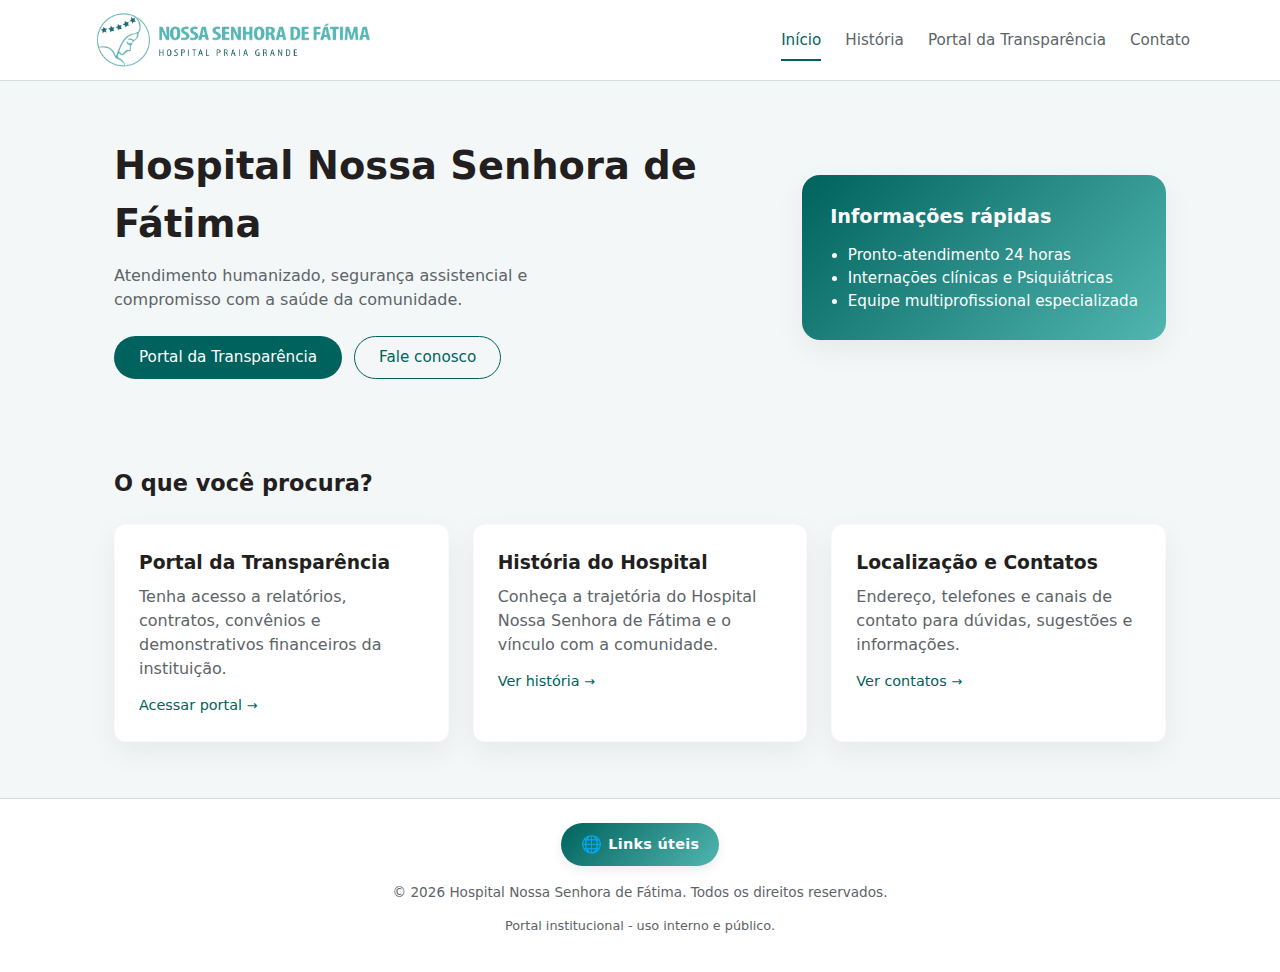
<file: index.html>
<!DOCTYPE html>
<html lang="pt-BR" data-page="home">
<head>
    <meta charset="UTF-8">
    <title>Hospital Nossa Senhora de Fátima - Home</title>
    <meta name="viewport" content="width=device-width, initial-scale=1">
    <meta name="description" content="Hospital Nossa Senhora de Fátima - atendimento humanizado e referência em saúde.">
    <link rel="stylesheet" href="assets/css/style.css">
    <link rel="icon" href="assets/img/favicon.ico">
</head>
<body class="page page-home">
<header class="site-header">
    <div class="container header-content">
        <a href="index.html" class="logo">
            <img src="assets/img/logo-ahnsf.png" alt="Hospital Nossa Senhora de Fátima">
        </a>
        <nav class="main-nav">
            <a href="index.html" class="nav-link active">Início</a>
            <a href="historia.html" class="nav-link">História</a>
            <a href="transparencia.html" class="nav-link">Portal da Transparência</a>
            <a href="contato.html" class="nav-link">Contato</a>
        </nav>
    </div>
</header>

<main>
    <section class="hero">
        <div class="container hero-content">
            <div class="hero-text">
                <h1>Hospital Nossa Senhora de Fátima</h1>
                <p>
                    Atendimento humanizado, segurança assistencial e compromisso com a saúde da comunidade.
                </p>
                <div class="hero-actions">
                    <a href="transparencia.html" class="btn btn-primary">Portal da Transparência</a>
                    <a href="contato.html" class="btn btn-outline">Fale conosco</a>
                </div>
            </div>
            <div class="hero-highlight">
                <div class="hero-card">
                    <h2>Informações rápidas</h2>
                    <ul>
                        <li>Pronto-atendimento 24 horas</li>
                        <li>Internações clínicas e Psiquiátricas</li>
                        <li>Equipe multiprofissional especializada</li>
                    </ul>
                </div>
            </div>
        </div>
    </section>

    <section class="section section-grid">
        <div class="container">
            <h2 class="section-title">O que você procura?</h2>
            <div class="grid grid-3">
                <article class="card">
                    <h3>Portal da Transparência</h3>
                    <p>
                        Tenha acesso a relatórios, contratos, convênios e demonstrativos financeiros da instituição.
                    </p>
                    <a href="transparencia.html" class="card-link">Acessar portal</a>
                </article>

                <article class="card">
                    <h3>História do Hospital</h3>
                    <p>
                        Conheça a trajetória do Hospital Nossa Senhora de Fátima e o vínculo com a comunidade.
                    </p>
                    <a href="historia.html" class="card-link">Ver história</a>
                </article>

                <article class="card">
                    <h3>Localização e Contatos</h3>
                    <p>
                        Endereço, telefones e canais de contato para dúvidas, sugestões e informações.
                    </p>
                    <a href="contato.php" class="card-link">Ver contatos</a>
                </article>
            </div>
        </div>
    </section>
</main>

<footer class="site-footer">
  <div class="container footer-content">
      <div class="footer-linktree">
          <a href="https://linktr.ee/AthosComunicacao" target="_blank" rel="noopener">
              <strong>Links úteis</strong>
          </a>
      </div>
      <p>&copy; <span id="anoAtual"></span> Hospital Nossa Senhora de Fátima. Todos os direitos reservados.</p>
      <p class="footer-secondary">Portal institucional - uso interno e público.</p>
  </div>
</footer>

<script src="assets/js/main.js"></script>
</body>
</html>
</file>
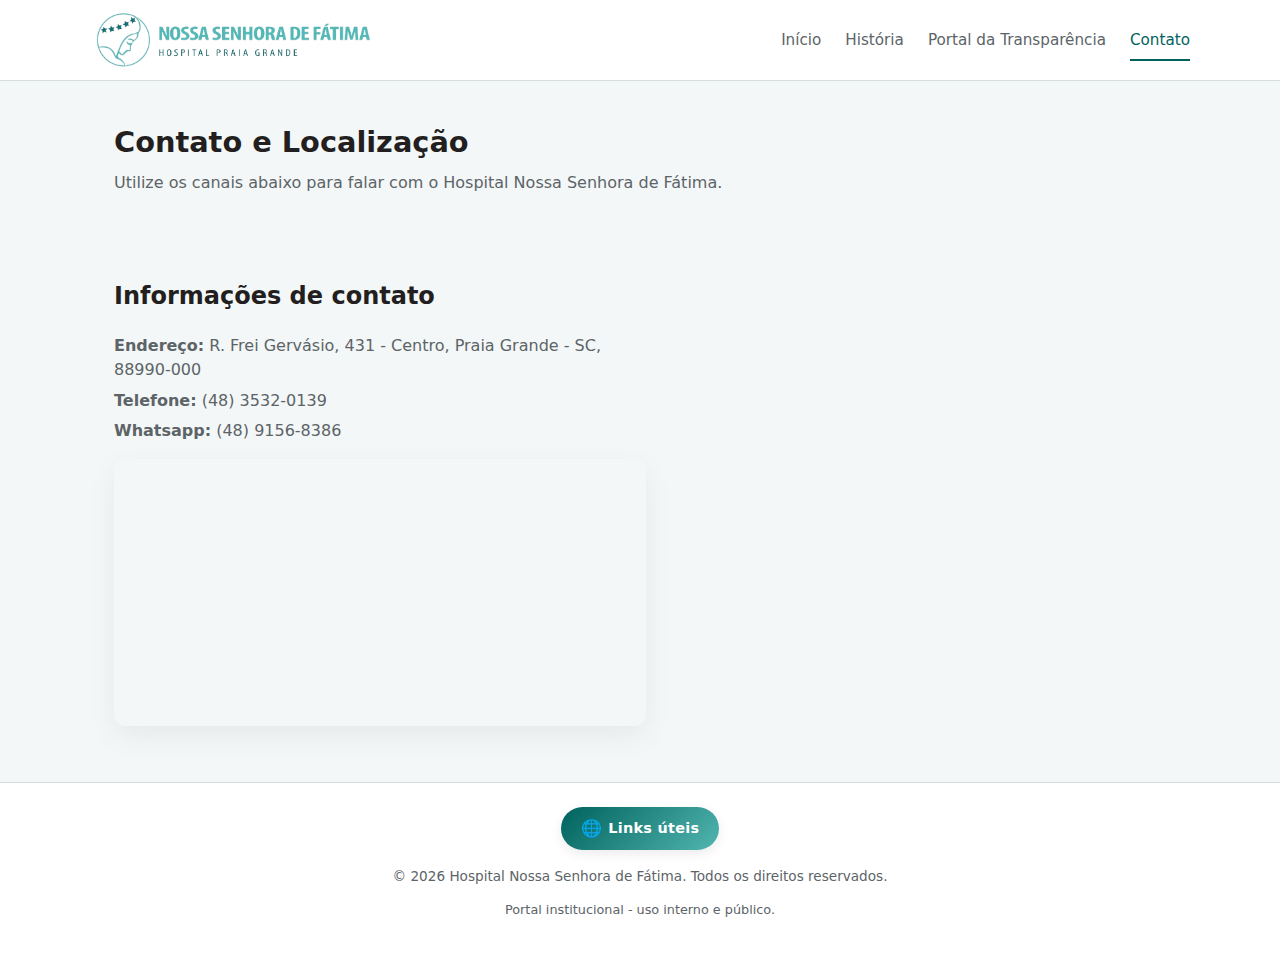
<file: contato.html>
<!DOCTYPE html>
<html lang="pt-BR" data-page="contato">
<head>
    <meta charset="UTF-8">
    <title>Contato - Hospital Nossa Senhora de Fátima</title>
    <meta name="viewport" content="width=device-width, initial-scale=1">
    <meta name="description" content="Contato e localização do Hospital Nossa Senhora de Fátima.">
    <link rel="stylesheet" href="assets/css/style.css">
    <link rel="icon" href="assets/img/favicon.ico">
</head>
<body class="page page-contact">
<header class="site-header">
    <div class="container header-content">
        <a href="index.html" class="logo">
            <img src="assets/img/logo-ahnsf.png" alt="Hospital Nossa Senhora de Fátima">
        </a>
        <nav class="main-nav">
            <a href="index.html" class="nav-link">Início</a>
            <a href="historia.html" class="nav-link">História</a>
            <a href="transparencia.html" class="nav-link">Portal da Transparência</a>
            <a href="contato.html" class="nav-link active">Contato</a>
        </nav>
    </div>
</header>

<main>
    <section class="page-hero">
        <div class="container">
            <h1>Contato e Localização</h1>
            <p class="page-subtitle">
                Utilize os canais abaixo para falar com o Hospital Nossa Senhora de Fátima.
            </p>
        </div>
    </section>

    <section class="section">
        <div class="container contact-layout">
            <div class="contact-info">
                <h2>Informações de contato</h2>
                <p><strong>Endereço:</strong> R. Frei Gervásio, 431 - Centro, Praia Grande - SC, 88990-000</p>
                <p><strong>Telefone:</strong> (48) 3532-0139</p>
                <p><strong>Whatsapp:</strong> (48) 9156-8386</p>

                <div class="map-wrapper">
                    <!-- Mapa com base na localização enviada -->
                    <iframe
                        title="Localização do Hospital Nossa Senhora de Fátima"
                        src="https://www.google.com/maps?q=-29.196592,-49.9493634&hl=pt-BR&z=18&output=embed"
                        loading="lazy"
                        referrerpolicy="no-referrer-when-downgrade">
                    </iframe>
                </div>
            </div>

            
        </div>
    </section>
</main>

<footer class="site-footer">
  <div class="container footer-content">
      <div class="footer-linktree">
          <a href="https://linktr.ee/AthosComunicacao" target="_blank" rel="noopener">
             <strong>Links úteis</strong>
          </a>
      </div>
      <p>&copy; <span id="anoAtual"></span> Hospital Nossa Senhora de Fátima. Todos os direitos reservados.</p>
      <p class="footer-secondary">Portal institucional - uso interno e público.</p>
  </div>
</footer>

<script src="assets/js/main.js"></script>
</body>
</html>
</file>
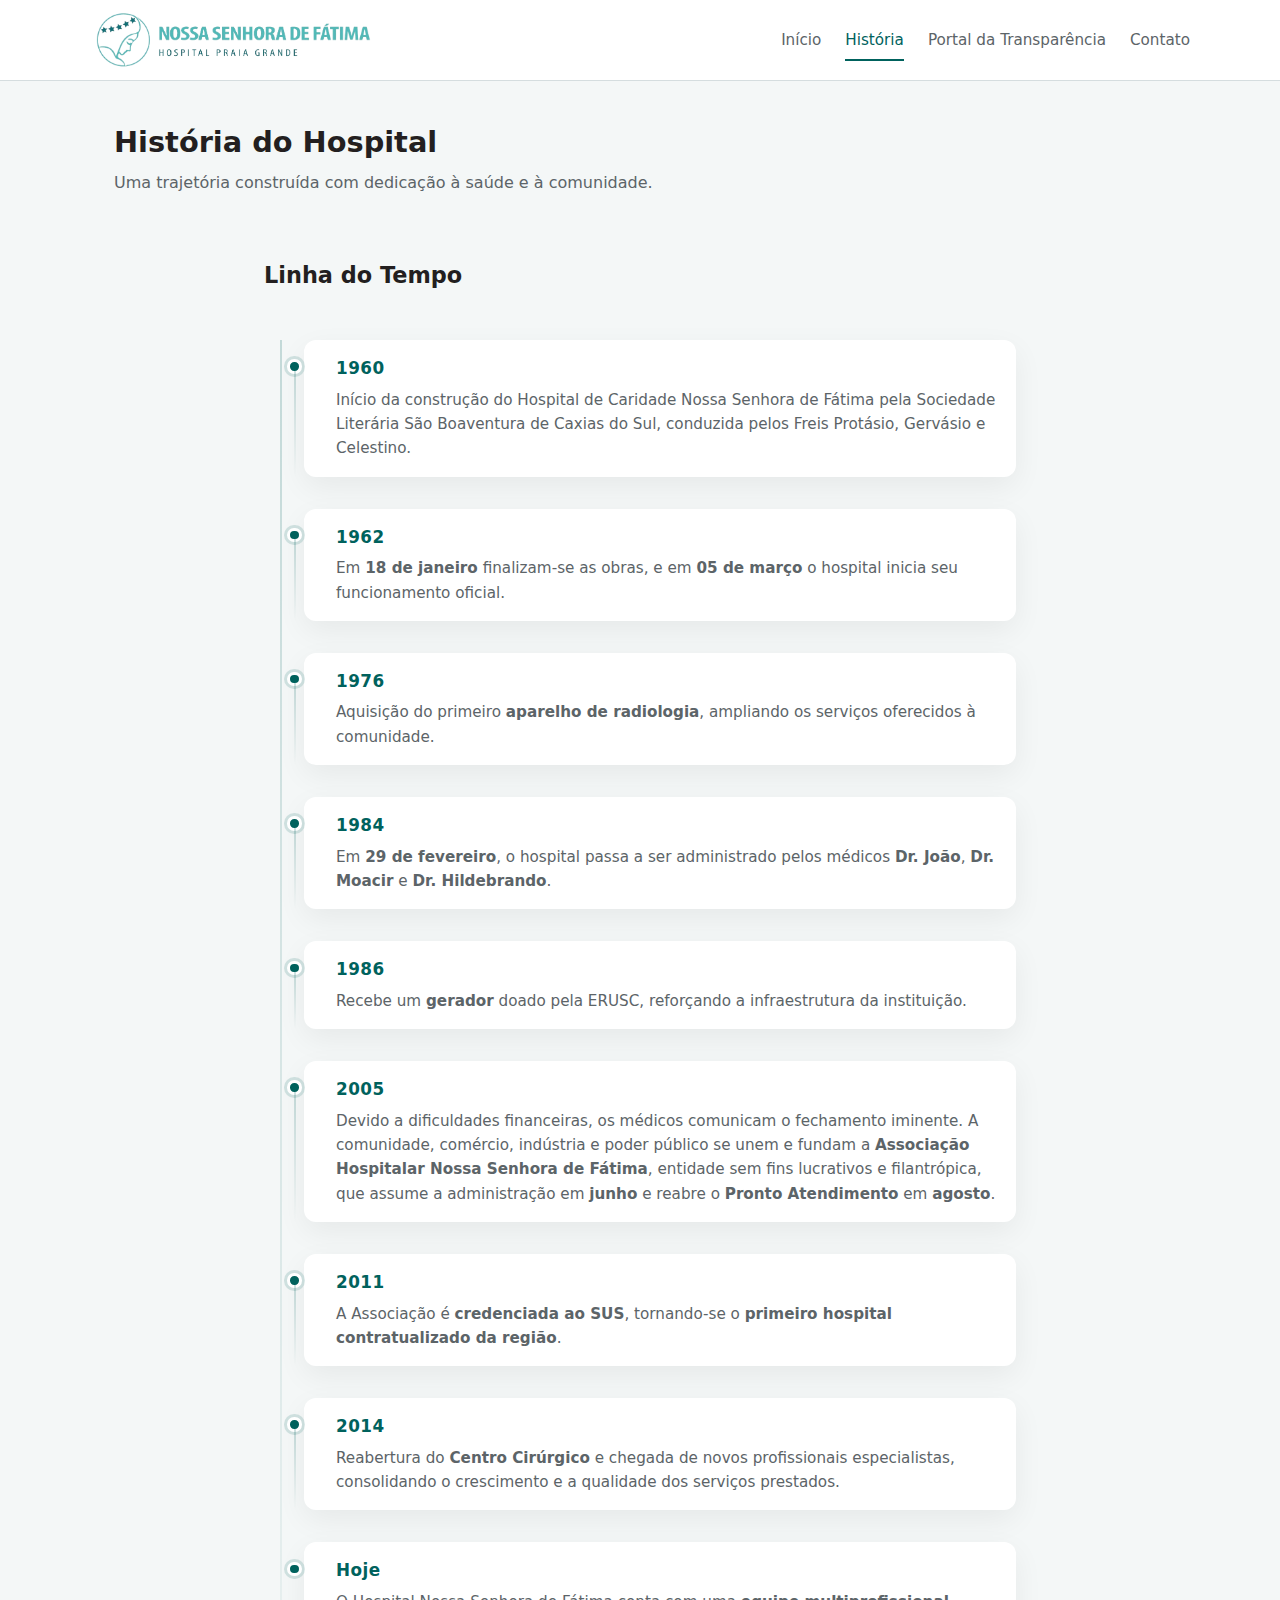
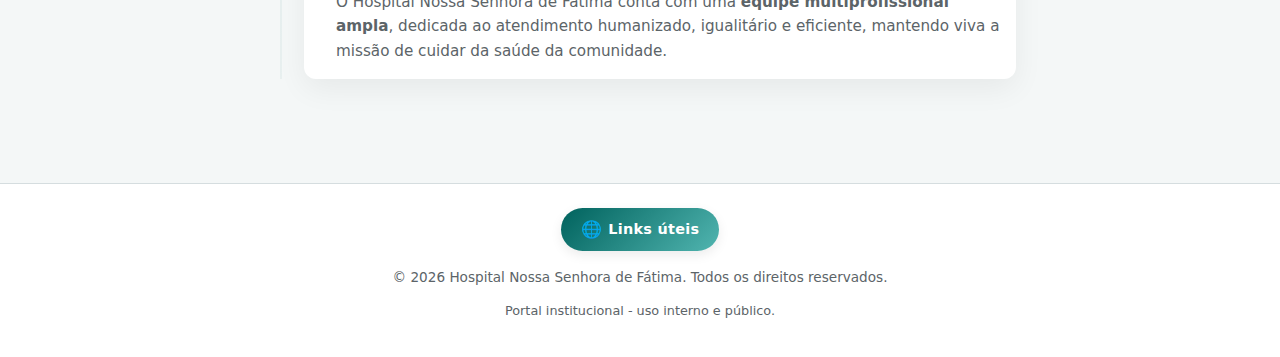
<file: historia.html>
<!DOCTYPE html>
<html lang="pt-BR" data-page="historia">
<head>
    <meta charset="UTF-8">
    <title>História - Hospital Nossa Senhora de Fátima</title>
    <meta name="viewport" content="width=device-width, initial-scale=1">
    <meta name="description" content="Conheça a história do Hospital Nossa Senhora de Fátima.">
    <link rel="stylesheet" href="assets/css/style.css">
    <link rel="icon" href="assets/img/favicon.ico">
</head>
<body class="page page-history">
<header class="site-header">
    <div class="container header-content">
        <a href="index.html" class="logo">
            <img src="assets/img/logo-ahnsf.png" alt="Hospital Nossa Senhora de Fátima">
        </a>
        <nav class="main-nav">
            <a href="index.html" class="nav-link">Início</a>
            <a href="historia.html" class="nav-link active">História</a>
            <a href="transparencia.html" class="nav-link">Portal da Transparência</a>
            <a href="contato.html" class="nav-link">Contato</a>
        </nav>
    </div>
</header>

<main>
    <section class="page-hero">
        <div class="container">
            <h1>História do Hospital</h1>
            <p class="page-subtitle">
                Uma trajetória construída com dedicação à saúde e à comunidade.
            </p>
        </div>
    </section>

    <section class="section">
  <div class="container narrow">
    <h2 class="section-title">Linha do Tempo</h2>

    <div class="timeline">
      <div class="timeline-item">
        <div class="timeline-date">1960</div>
        <div class="timeline-content">
          <p>Início da construção do Hospital de Caridade Nossa Senhora de Fátima pela Sociedade Literária São Boaventura de Caxias do Sul, conduzida pelos Freis Protásio, Gervásio e Celestino.</p>
        </div>
      </div>

      <div class="timeline-item">
        <div class="timeline-date">1962</div>
        <div class="timeline-content">
          <p>Em <strong>18 de janeiro</strong> finalizam-se as obras, e em <strong>05 de março</strong> o hospital inicia seu funcionamento oficial.</p>
        </div>
      </div>

      <div class="timeline-item">
        <div class="timeline-date">1976</div>
        <div class="timeline-content">
          <p>Aquisição do primeiro <strong>aparelho de radiologia</strong>, ampliando os serviços oferecidos à comunidade.</p>
        </div>
      </div>

      <div class="timeline-item">
        <div class="timeline-date">1984</div>
        <div class="timeline-content">
          <p>Em <strong>29 de fevereiro</strong>, o hospital passa a ser administrado pelos médicos <strong>Dr. João</strong>, <strong>Dr. Moacir</strong> e <strong>Dr. Hildebrando</strong>.</p>
        </div>
      </div>

      <div class="timeline-item">
        <div class="timeline-date">1986</div>
        <div class="timeline-content">
          <p>Recebe um <strong>gerador</strong> doado pela ERUSC, reforçando a infraestrutura da instituição.</p>
        </div>
      </div>

      <div class="timeline-item">
        <div class="timeline-date">2005</div>
        <div class="timeline-content">
          <p>Devido a dificuldades financeiras, os médicos comunicam o fechamento iminente. A comunidade, comércio, indústria e poder público se unem e fundam a <strong>Associação Hospitalar Nossa Senhora de Fátima</strong>, entidade sem fins lucrativos e filantrópica, que assume a administração em <strong>junho</strong> e reabre o <strong>Pronto Atendimento</strong> em <strong>agosto</strong>.</p>
        </div>
      </div>

      <div class="timeline-item">
        <div class="timeline-date">2011</div>
        <div class="timeline-content">
          <p>A Associação é <strong>credenciada ao SUS</strong>, tornando-se o <strong>primeiro hospital contratualizado da região</strong>.</p>
        </div>
      </div>

      <div class="timeline-item">
        <div class="timeline-date">2014</div>
        <div class="timeline-content">
          <p>Reabertura do <strong>Centro Cirúrgico</strong> e chegada de novos profissionais especialistas, consolidando o crescimento e a qualidade dos serviços prestados.</p>
        </div>
      </div>

      <div class="timeline-item">
        <div class="timeline-date">Hoje</div>
        <div class="timeline-content">
          <p>O Hospital Nossa Senhora de Fátima conta com uma <strong>equipe multiprofissional ampla</strong>, dedicada ao atendimento humanizado, igualitário e eficiente, mantendo viva a missão de cuidar da saúde da comunidade.</p>
        </div>
      </div>
    </div>
  </div>
</section>

</main>

<footer class="site-footer">
  <div class="container footer-content">
      <div class="footer-linktree">
          <a href="https://linktr.ee/AthosComunicacao" target="_blank" rel="noopener">
              <strong>Links úteis</strong>
          </a>
      </div>
      <p>&copy; <span id="anoAtual"></span> Hospital Nossa Senhora de Fátima. Todos os direitos reservados.</p>
      <p class="footer-secondary">Portal institucional - uso interno e público.</p>
  </div>
</footer>

<script src="assets/js/main.js"></script>
</body>
</html>
</file>
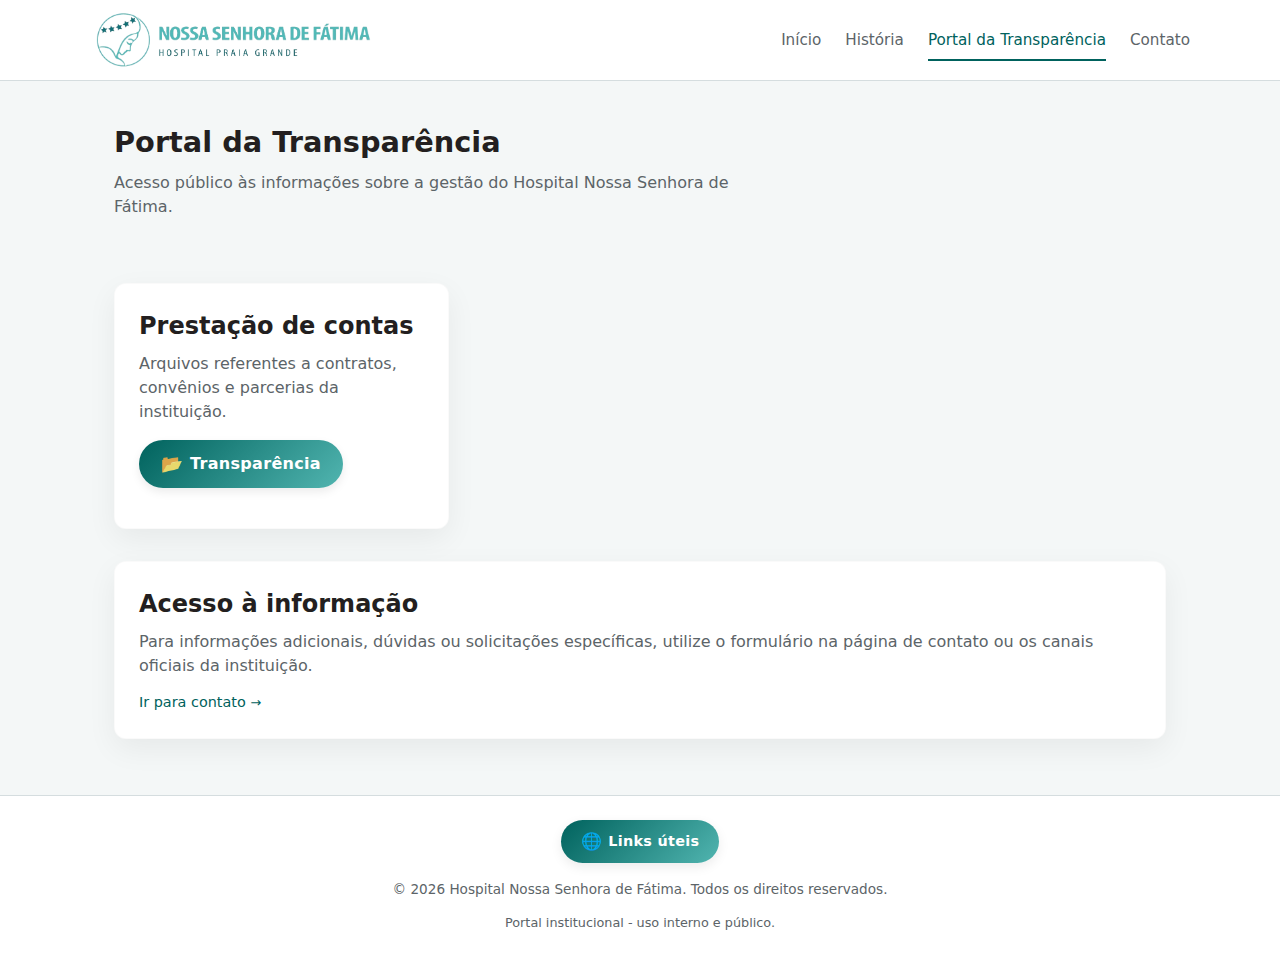
<file: transparencia.html>
<!DOCTYPE html>
<html lang="pt-BR" data-page="transparencia">
<head>
    <meta charset="UTF-8">
    <title>Portal da Transparência - Hospital Nossa Senhora de Fátima</title>
    <meta name="viewport" content="width=device-width, initial-scale=1">
    <meta name="description" content="Portal da Transparência do Hospital Nossa Senhora de Fátima.">
    <link rel="stylesheet" href="assets/css/style.css">
    <link rel="icon" href="assets/img/favicon.ico">
</head>
<body class="page page-transparency">
<header class="site-header">
    <div class="container header-content">
        <a href="index.html" class="logo">
            <img src="assets/img/logo-ahnsf.png" alt="Hospital Nossa Senhora de Fátima">
        </a>
        <nav class="main-nav">
            <a href="index.html" class="nav-link">Início</a>
            <a href="historia.html" class="nav-link">História</a>
            <a href="transparencia.html" class="nav-link active">Portal da Transparência</a>
            <a href="contato.html" class="nav-link">Contato</a>
        </nav>
    </div>
</header>

<main>
    <section class="page-hero">
        <div class="container">
            <h1>Portal da Transparência</h1>
            <p class="page-subtitle">
                Acesso público às informações sobre a gestão do Hospital Nossa Senhora de Fátima.
            </p>
        </div>
    </section>

    <section class="section">
        <div class="container">
            <div class="grid grid-3">
                

                <article class="card">
                    <h2>Prestação de contas</h2>
                    <p>
                        Arquivos referentes a contratos, convênios e parcerias da instituição.
                    </p>
                    <ul class="list-simple">
                        <li><a href="https://drive.google.com/drive/folders/11vTnzljyrZYUzyciT8qiy4SktFp7yhET?usp=drive_link" target="_blank" rel="noopener">Transparência</a></li>
                        
                    </ul>
                </article>

                
            </div>

            <div class="card card-full mt-lg">
                <h2>Acesso à informação</h2>
                <p>
                    Para informações adicionais, dúvidas ou solicitações específicas, utilize o formulário na página
                    de contato ou os canais oficiais da instituição.
                </p>
                <a href="contato.html" class="card-link">Ir para contato</a>
            </div>
        </div>
    </section>
</main>

<footer class="site-footer">
  <div class="container footer-content">
      <div class="footer-linktree">
          <a href="https://linktr.ee/AthosComunicacao" target="_blank" rel="noopener">
              <strong>Links úteis</strong>
          </a>
      </div>
      <p>&copy; <span id="anoAtual"></span> Hospital Nossa Senhora de Fátima. Todos os direitos reservados.</p>
      <p class="footer-secondary">Portal institucional - uso interno e público.</p>
  </div>
</footer>

<script src="assets/js/main.js"></script>
</body>
</html>
</file>
<file: assets/css/style.css>
:root {
  --color-primary: #00625D;
  --color-primary-light: #49C0B0;
  --color-primary-soft: #51B5B0;
  --color-accent: #2DAA96;
  --color-text: #231F20;
  --color-muted: #5C6468;
  --color-bg: #F4F7F7;
  --color-surface: #FFFFFF;
  --color-border: #D5DDDF;
  --radius-md: 12px;
  --radius-lg: 18px;
  --shadow-soft: 0 10px 30px rgba(0, 0, 0, 0.06);
  --max-width: 1100px;
  --font-main: system-ui, -apple-system, BlinkMacSystemFont, "Segoe UI", sans-serif;
}

*,
*::before,
*::after {
  box-sizing: border-box;
}

html {
  scroll-behavior: smooth;
}


/* Link estilizado na página de transparência */
.list-simple {
  list-style: none;
  padding: 0;
  margin: 1rem 0;
}

.list-simple li a {
  display: inline-flex;
  align-items: center;
  gap: 0.4rem;
  background: linear-gradient(135deg, var(--color-primary), var(--color-primary-soft));
  color: #fff;
  text-decoration: none;
  font-weight: 600;
  padding: 0.7rem 1.4rem;
  border-radius: 999px;
  font-size: 1rem;
  letter-spacing: 0.3px;
  transition: all 0.25s ease;
  box-shadow: 0 4px 10px rgba(0, 0, 0, 0.08);
}

.list-simple li a::before {
  content: "📂";
  font-size: 1.1rem;
  opacity: 0.9;
}

.list-simple li a:hover {
  transform: translateY(-2px);
  box-shadow: 0 6px 16px rgba(0, 0, 0, 0.15);
  background: linear-gradient(135deg, var(--color-primary-soft), var(--color-primary));
}




body {
  margin: 0;
  font-family: var(--font-main);
  color: var(--color-text);
  line-height: 1.5;
}

/* Fundo padrão para todas as páginas que NÃO são a home */
body:not(.home) {
  background-color: var(--color-bg);
}

body.home {
  position: relative;
  background-image: url('../img/bg.jpg'); /* caminho correto */
  background-repeat: no-repeat;
  background-position: center center;
  background-attachment: fixed;
  background-size: cover;
}

body.home .hero-text p {
  color: #fff;
  font-weight: 600;
  text-shadow: 0 2px 4px rgba(0, 0, 0, 0.5);
}

body.home::before {
  content: "";
  position: fixed;
  inset: 0;
  background: rgba(255, 255, 255, 0.55); /* filtro claro */
  backdrop-filter: blur(3px) brightness(0.95);
  z-index: -1;
}

/* Layout */
.container {
  width: 100%;
  max-width: var(--max-width);
  margin: 0 auto;
  padding: 0 1.5rem;
}

.container.narrow {
  max-width: 800px;
}

/* Header */
.site-header {
  background-color: var(--color-surface);
  border-bottom: 1px solid var(--color-border);
  position: sticky;
  top: 0;
  z-index: 10;
}

.header-content {
  display: flex;
  align-items: center;
  justify-content: space-between;
  padding: 0.75rem 0;
}

.logo img {
  height: 56px;
  display: block;
}

/* Navegação */
.main-nav {
  display: flex;
  gap: 1.5rem;
  font-size: 0.95rem;
}

.nav-link {
  text-decoration: none;
  color: var(--color-muted);
  padding: 0.35rem 0;
  position: relative;
}

.nav-link::after {
  content: "";
  position: absolute;
  left: 0;
  bottom: -0.25rem;
  width: 0;
  height: 2px;
  background-color: var(--color-primary);
  transition: width 0.2s ease;
}

.nav-link:hover {
  color: var(--color-primary);
}

.nav-link:hover::after,
.nav-link.active::after {
  width: 100%;
}

.nav-link.active {
  color: var(--color-primary);
}

/* Hero */
.hero {
  padding: 3.5rem 0 3rem;
}

.hero-content {
  display: grid;
  grid-template-columns: minmax(0, 1.4fr) minmax(0, 1fr);
  gap: 2.5rem;
  align-items: center;
}

.hero-text h1 {
  font-size: clamp(2rem, 3vw, 2.6rem);
  margin: 0 0 0.75rem;
}

.hero-text p {
  margin: 0 0 1.5rem;
  color: var(--color-muted);
  max-width: 32rem;
}

.hero-actions {
  display: flex;
  flex-wrap: wrap;
  gap: 0.75rem;
}

.hero-highlight {
  display: flex;
  justify-content: flex-end;
}

.hero-card {
  background: linear-gradient(135deg, var(--color-primary), var(--color-primary-soft));
  color: #FFFFFF;
  padding: 1.75rem;
  border-radius: var(--radius-lg);
  box-shadow: var(--shadow-soft);
}

.hero-card h2 {
  margin-top: 0;
  margin-bottom: 0.75rem;
  font-size: 1.2rem;
}

.hero-card ul {
  margin: 0;
  padding-left: 1.1rem;
  font-size: 0.95rem;
}

/* Seções */
.section {
  padding: 2.5rem 0;
}

.section-title {
  font-size: 1.4rem;
  margin: 0 0 1.5rem;
}

/* Grid */
.grid {
  display: grid;
  gap: 1.5rem;
}

.grid-3 {
  grid-template-columns: repeat(3, minmax(0, 1fr));
}

/* Cards */
.card {
  background-color: var(--color-surface);
  border-radius: var(--radius-md);
  padding: 1.5rem;
  box-shadow: var(--shadow-soft);
  border: 1px solid rgba(0, 0, 0, 0.02);
}

.card-full {
  grid-column: 1 / -1;
}

.card h3,
.card h2 {
  margin-top: 0;
  margin-bottom: 0.5rem;
}

.card p {
  margin-top: 0;
  margin-bottom: 0.75rem;
  color: var(--color-muted);
}

.card-link {
  display: inline-flex;
  align-items: center;
  gap: 0.3rem;
  font-size: 0.9rem;
  text-decoration: none;
  color: var(--color-primary);
  font-weight: 500;
}

.card-link::after {
  content: "→";
  font-size: 0.9em;
}

.card-link:hover {
  text-decoration: underline;
}

/* Botões */
.btn {
  display: inline-flex;
  align-items: center;
  justify-content: center;
  gap: 0.3rem;
  border-radius: 999px;
  padding: 0.55rem 1.5rem;
  font-size: 0.95rem;
  border: 1px solid transparent;
  cursor: pointer;
  text-decoration: none;
  white-space: nowrap;
}

.btn-primary {
  background-color: var(--color-primary);
  color: #FFFFFF;
}

.btn-primary:hover {
  background-color: #004A45;
}

.btn-outline {
  background-color: transparent;
  color: var(--color-primary);
  border-color: var(--color-primary);
}

.btn-outline:hover {
  background-color: rgba(0, 98, 93, 0.05);
}

/* Página hero interna */
.page-hero {
  padding: 2.5rem 0 1.5rem;
}

.page-hero h1 {
  margin: 0 0 0.4rem;
  font-size: 1.8rem;
}

.page-subtitle {
  margin: 0;
  color: var(--color-muted);
  max-width: 40rem;
}

/* Timeline aprimorada */
.timeline {
  position: relative;
  margin: 3rem 0;
  padding-left: 2.5rem;
}

.timeline::before {
  content: "";
  position: absolute;
  left: 1rem;
  top: 0;
  bottom: 0;
  width: 2px;
  background: linear-gradient(
    to bottom,
    rgba(0, 98, 93, 0.2),
    rgba(0, 98, 93, 0.05)
  );
}

.timeline-item {
  position: relative;
  margin-bottom: 2rem;
  padding: 1rem 1rem 1rem 2rem;
  background-color: var(--color-surface);
  border-radius: var(--radius-md);
  box-shadow: var(--shadow-soft);
  transition: transform 0.15s ease, box-shadow 0.15s ease;
}

.timeline-item:hover {
  transform: translateY(-3px);
  box-shadow: 0 10px 25px rgba(0, 0, 0, 0.08);
}

.timeline-item::before {
  content: "";
  position: absolute;
  left: -1.05rem;
  top: 1.2rem;
  width: 0.9rem;
  height: 0.9rem;
  border: 3px solid var(--color-surface);
  background-color: var(--color-primary);
  border-radius: 50%;
  box-shadow: 0 0 0 3px rgba(0, 98, 93, 0.15);
}

.timeline-date {
  font-weight: 700;
  color: var(--color-primary);
  font-size: 1.05rem;
  margin-bottom: 0.4rem;
  letter-spacing: 0.5px;
}

.timeline-content p {
  color: var(--color-muted);
  font-size: 0.95rem;
  line-height: 1.6;
  margin: 0;
}

.timeline-item:not(:last-child)::after {
  content: "";
  position: absolute;
  left: -0.65rem;
  top: calc(1.9rem);
  width: 2px;
  height: calc(100% - 1.9rem);
  background: linear-gradient(
    to bottom,
    rgba(0, 98, 93, 0.2),
    rgba(0, 98, 93, 0)
  );
}

/* Contato */
.contact-layout {
  display: grid;
  grid-template-columns: minmax(0, 1.2fr) minmax(0, 1.1fr);
  gap: 2rem;
}

.contact-info p {
  margin: 0 0 0.4rem;
  color: var(--color-muted);
}

.map-wrapper {
  margin-top: 1rem;
  border-radius: var(--radius-md);
  overflow: hidden;
  box-shadow: var(--shadow-soft);
}

.map-wrapper iframe {
  width: 100%;
  min-height: 260px;
  border: 0;
}

.contact-form-wrapper {
  background-color: var(--color-surface);
  border-radius: var(--radius-md);
  padding: 1.5rem;
  box-shadow: var(--shadow-soft);
}

/* Formulário */
.contact-form {
  display: grid;
  gap: 0.9rem;
  margin-top: 1rem;
}

.form-group {
  display: flex;
  flex-direction: column;
  gap: 0.25rem;
}

label {
  font-size: 0.9rem;
  color: var(--color-text);
}

input,
textarea {
  font: inherit;
  border-radius: 8px;
  border: 1px solid var(--color-border);
  padding: 0.55rem 0.7rem;
  background-color: #FFFFFF;
  resize: vertical;
}

input:focus,
textarea:focus {
  outline: 2px solid rgba(0, 114, 119, 0.15);
  border-color: var(--color-primary);
}

/* Alertas */
.alert {
  padding: 0.75rem 1rem;
  border-radius: 8px;
  font-size: 0.9rem;
  margin-bottom: 0.75rem;
}

.alert-success {
  background-color: #E6F6F0;
  color: #145A32;
  border: 1px solid #C7EBD8;
}

.alert-error {
  background-color: #FCECEC;
  color: #8C1C1C;
  border: 1px solid #F4C7C7;
}

.alert-error ul {
  margin: 0;
  padding-left: 1.1rem;
}

/* Footer */
.site-footer {
  border-top: 1px solid var(--color-border);
  padding: 1.5rem 0;
  background-color: var(--color-surface);
  margin-top: 1rem;
}

.footer-content {
  text-align: center;
  font-size: 0.85rem;
  color: var(--color-muted);
}

.footer-secondary {
  margin-top: 0.25rem;
  font-size: 0.8rem;
}

/* Linktree estilizado */
.footer-linktree {
  margin-bottom: 1rem;
}

.footer-linktree a {
  display: inline-flex;
  align-items: center;
  gap: 0.4rem;
  background: linear-gradient(135deg, var(--color-primary), var(--color-primary-soft));
  color: #fff;
  text-decoration: none;
  font-weight: 600;
  padding: 0.55rem 1.2rem;
  border-radius: 999px;
  font-size: 0.9rem;
  letter-spacing: 0.3px;
  transition: all 0.25s ease;
  box-shadow: 0 4px 12px rgba(0, 0, 0, 0.08);
}

.footer-linktree a::before {
  content: "🌐";
  font-size: 1.05rem;
  opacity: 0.9;
}

.footer-linktree a:hover {
  transform: translateY(-2px);
  box-shadow: 0 6px 18px rgba(0, 0, 0, 0.12);
  background: linear-gradient(135deg, var(--color-primary-soft), var(--color-primary));
}

/* Utilitários */
.mt-lg {
  margin-top: 2rem;
}

/* Responsivo */
@media (max-width: 900px) {
  .hero-content {
    grid-template-columns: 1fr;
  }

  .hero-highlight {
    justify-content: flex-start;
  }

  .grid-3 {
    grid-template-columns: 1fr;
  }

  .contact-layout {
    grid-template-columns: 1fr;
  }

  .header-content {
    flex-direction: column;
    align-items: flex-start;
    gap: 0.5rem;
  }
}

@media (max-width: 700px) {
  .timeline {
    padding-left: 1.6rem;
  }

  .timeline::before {
    left: 0.6rem;
  }

  .timeline-item {
    padding-left: 1.3rem;
  }

  .timeline-item::before {
    left: -0.8rem;
  }

  .timeline-date {
    font-size: 1rem;
  }

  .timeline-content p {
    font-size: 0.9rem;
  }
}

@media (max-width: 600px) {
  .hero {
    padding-top: 2.5rem;
  }

  .hero-text h1 {
    font-size: 1.8rem;
  }

  .container {
    padding: 0 1rem;
  }

  .logo img {
    height: 48px;
  }



}
</file>
